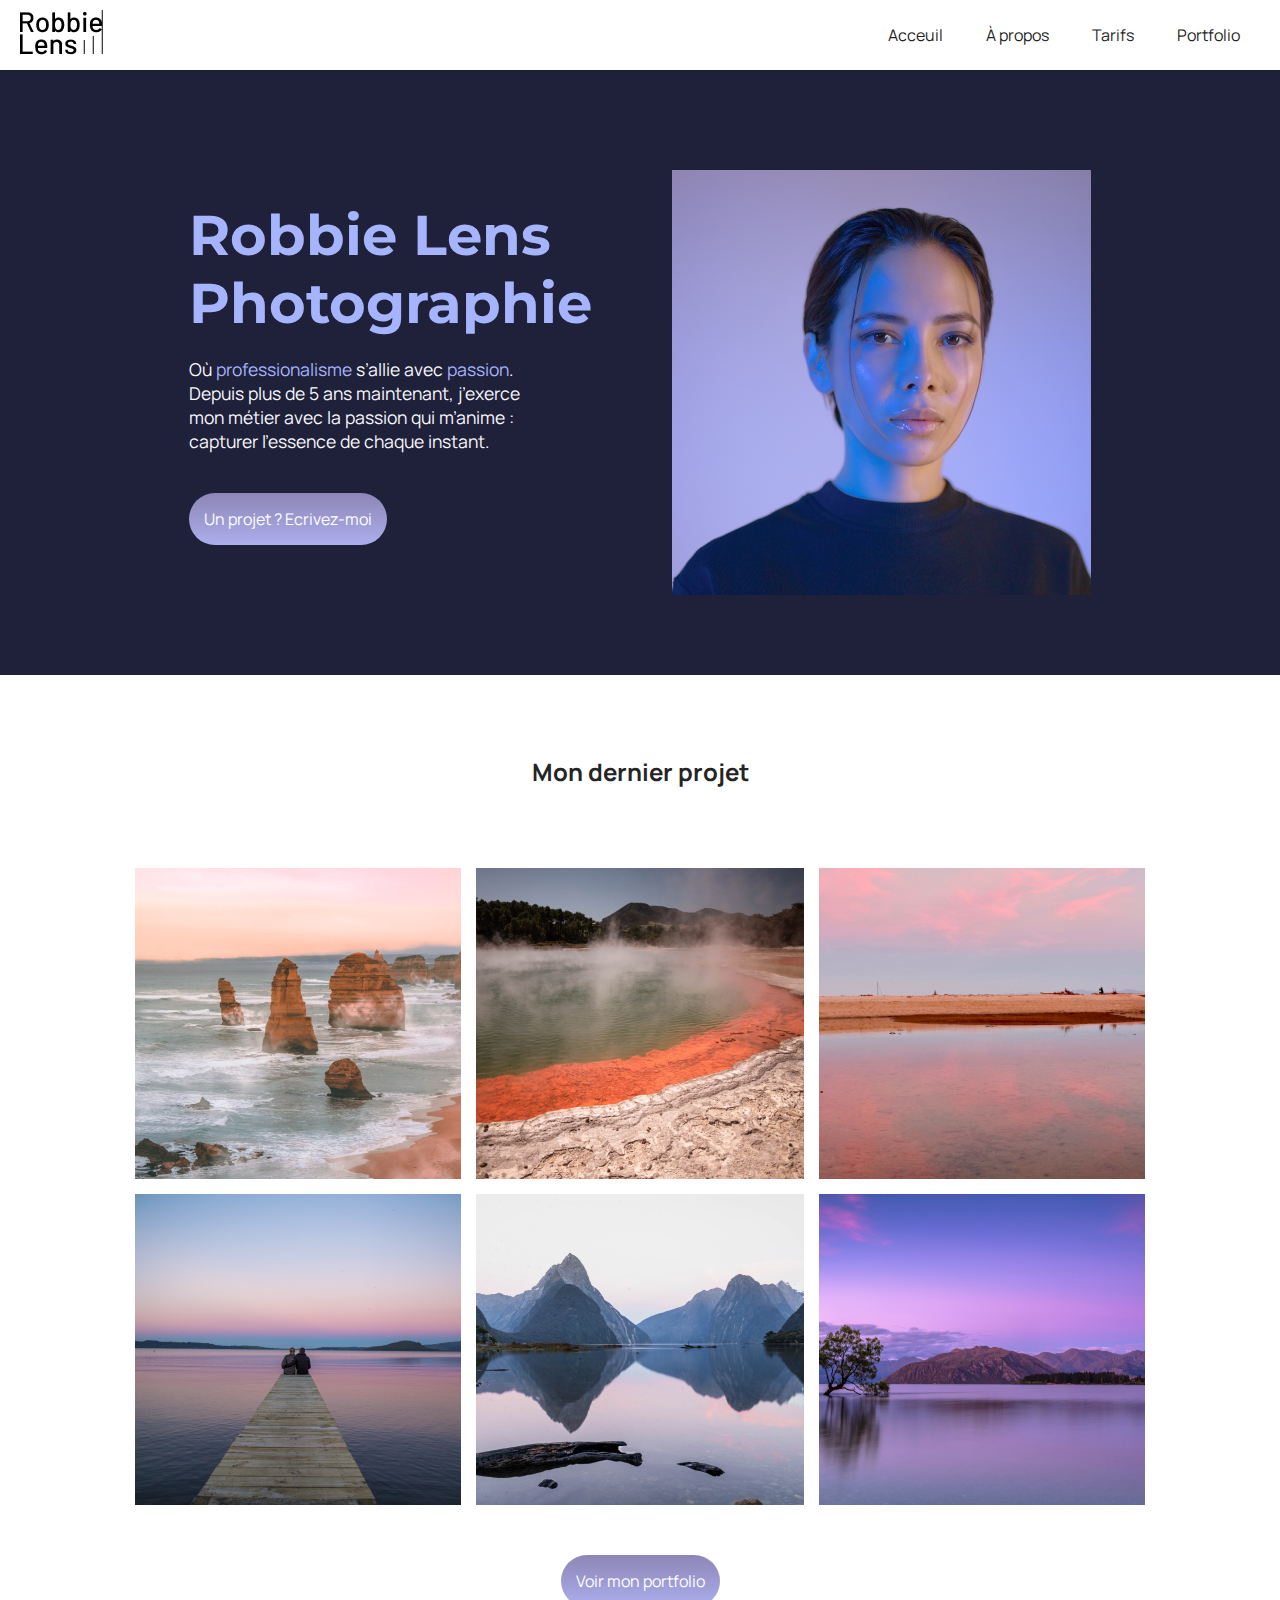
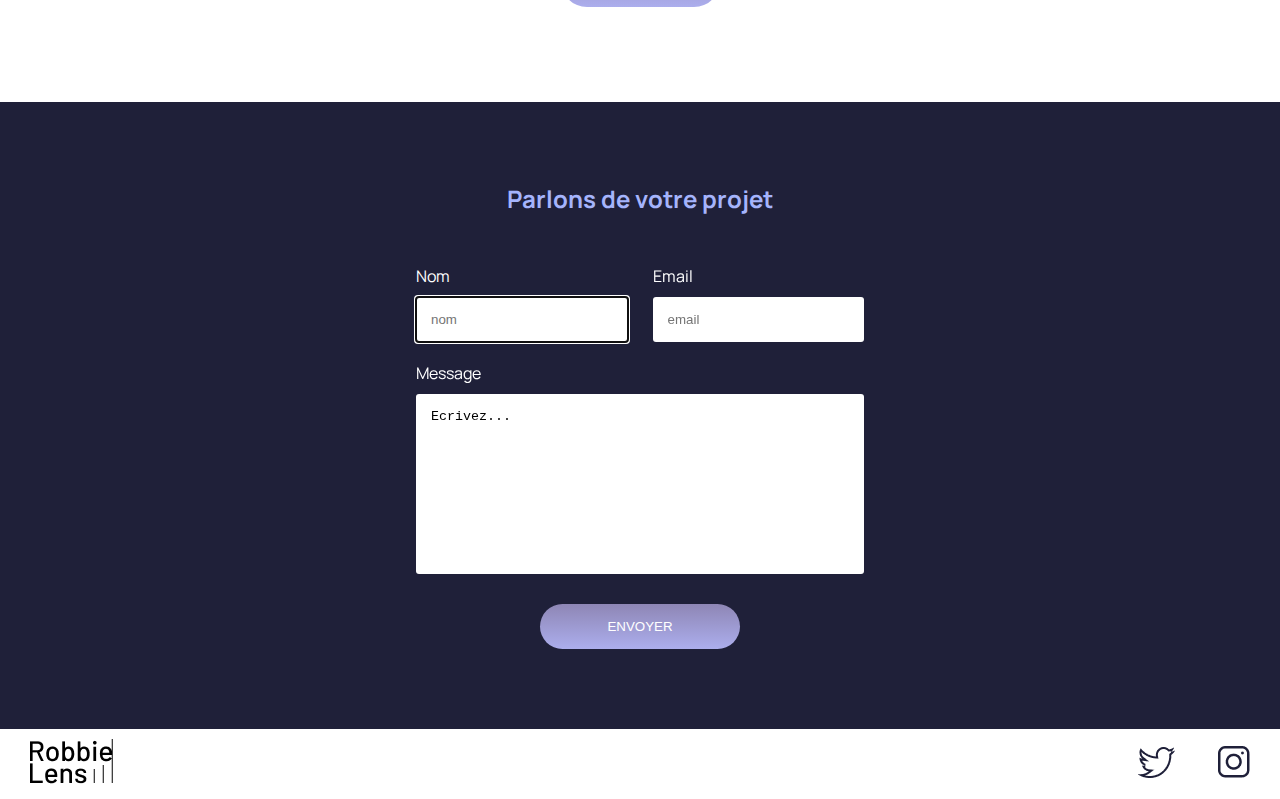
<file: index.html>
<!DOCTYPE html>
<html lang="fr">
  <head>
    <meta charset="UTF-8" />
    <meta name="viewport" content="width=device-width, initial-scale=1.0" />
    <title>Acceuil-Robbie Lens Photographie</title>
    <link href="styles/index.css" rel="stylesheet" />
    <link rel="stylesheet" href="styles/style.css" />
    <link rel="preconnect" href="https://fonts.googleapis.com" />
    <link rel="preconnect" href="https://fonts.gstatic.com" crossorigin />
    <link
      href="https://fonts.googleapis.com/css2?family=Montserrat:ital,wght@0,100..900;1,100..900&display=swap"
      rel="stylesheet"
    />
    <link rel="preconnect" href="https://fonts.googleapis.com" />
    <link rel="preconnect" href="https://fonts.gstatic.com" crossorigin />
    <link
      href="https://fonts.googleapis.com/css2?family=Manrope:wght@200..800&family=Montserrat:ital,wght@0,100..900;1,100..900&display=swap"
      rel="stylesheet"
    />
  </head>

  <body>
    <header>
      <nav>
        <a href="index.html">
          <img src="img/logo.png" alt="logo-Robbie-Lens" />
        </a>
        <div>
          <a href="index.html">Acceuil</a>
          <a href="a-propos.html">À propos</a>
          <a href="tarif.html">Tarifs</a>
          <a href="portfolio.html">Portfolio</a>
        </div>
      </nav>
    </header>

    <main>
      <section class="acceuil-introd">
        <div>
          <h1>Robbie Lens Photographie</h1>
          <p>
            Où <em>professionalisme</em> s’allie avec <em>passion</em>. <br />
            Depuis plus de 5 ans maintenant, j’exerce <br />
            mon métier avec la passion qui m’anime : <br />
            capturer l’essence de chaque instant.
          </p>
          <div>
            <a href="#contact" class="cta">Un projet ? Ecrivez-moi</a>
          </div>
        </div>
        <img
          src="img/robbie-lens.png"
          alt="robbie-lens"
          title="jolie n'est ce pas!"
        />
      </section>
      <!-- *****************************************section realisation******************************* -->
      <section class="acceuil-photos">
        <h2>Mon dernier projet</h2>
        <div>
          <img
            src="img/acceuil/element-1.png"
            alt="Twelve apostles - Australie"
          />
          <img
            src="img/acceuil/element-2.png"
            alt="Wai-O-Tapu - Nouvelle-Zélande"
          />
          <img
            src="img/acceuil/element-3.png"
            alt="Parc National d’Abel Tasman - Nouvelle-Zélande"
          />
        </div>
        <div>
          <img
            src="img/acceuil/element-4.png"
            alt="Lac Rotorua - Nouvelle-Zélande"
          />
          <img
            src="img/acceuil/element-5.png"
            alt="Milford Sound - Nouvelle-Zélande"
          />
          <img
            src="img/acceuil/element-6.png"
            alt="Lac Wanaka - Nouvelle-Zélande"
          />
        </div>
        <div>
          <a href="portfolio.html" class="cta">Voir mon portfolio</a>
        </div>
      </section>
      <!-- **************************************section contact******************************* -->
      <section id="contact" class="sect-contact">
        <h2>Parlons de votre projet</h2>
        <form action="" method="get">
          <div class="content-formulaire">
            <div class="form-nom">
              <label for="nom">Nom</label>
              <input
                type="text"
                name="nom"
                id="nom"
                placeholder="nom"
                required
                maxlength="25"
                autofocus
              />
            </div>
            <div class="form-email">
              <label for="email">Email</label>
              <input
                type="email"
                name="email"
                id="email"
                placeholder="email"
                required
              />
            </div>
          </div>
          <label for="message">Message</label>
          <textarea name="message" id="message" rows="10">Ecrivez...</textarea>
          <input type="submit" value="ENVOYER" class="cta" />
        </form>
      </section>
    </main>

    <footer>
      <a href="../index.html">
        <img src="../img/logo.png" alt="logo-Robbie-Lens" />
      </a>
      <div>
        <a href="https://twitter.com/" target="_blank" class="icon">
          <img src="../img/twitter.png" alt="logo_twitter" />
        </a>
        <a href="https://www.instagram.com" target="_blank" class="icon">
          <img src="../img/instagram.png" alt="logo_instagram" />
        </a>
      </div>
    </footer>
  </body>
</html>
</file>
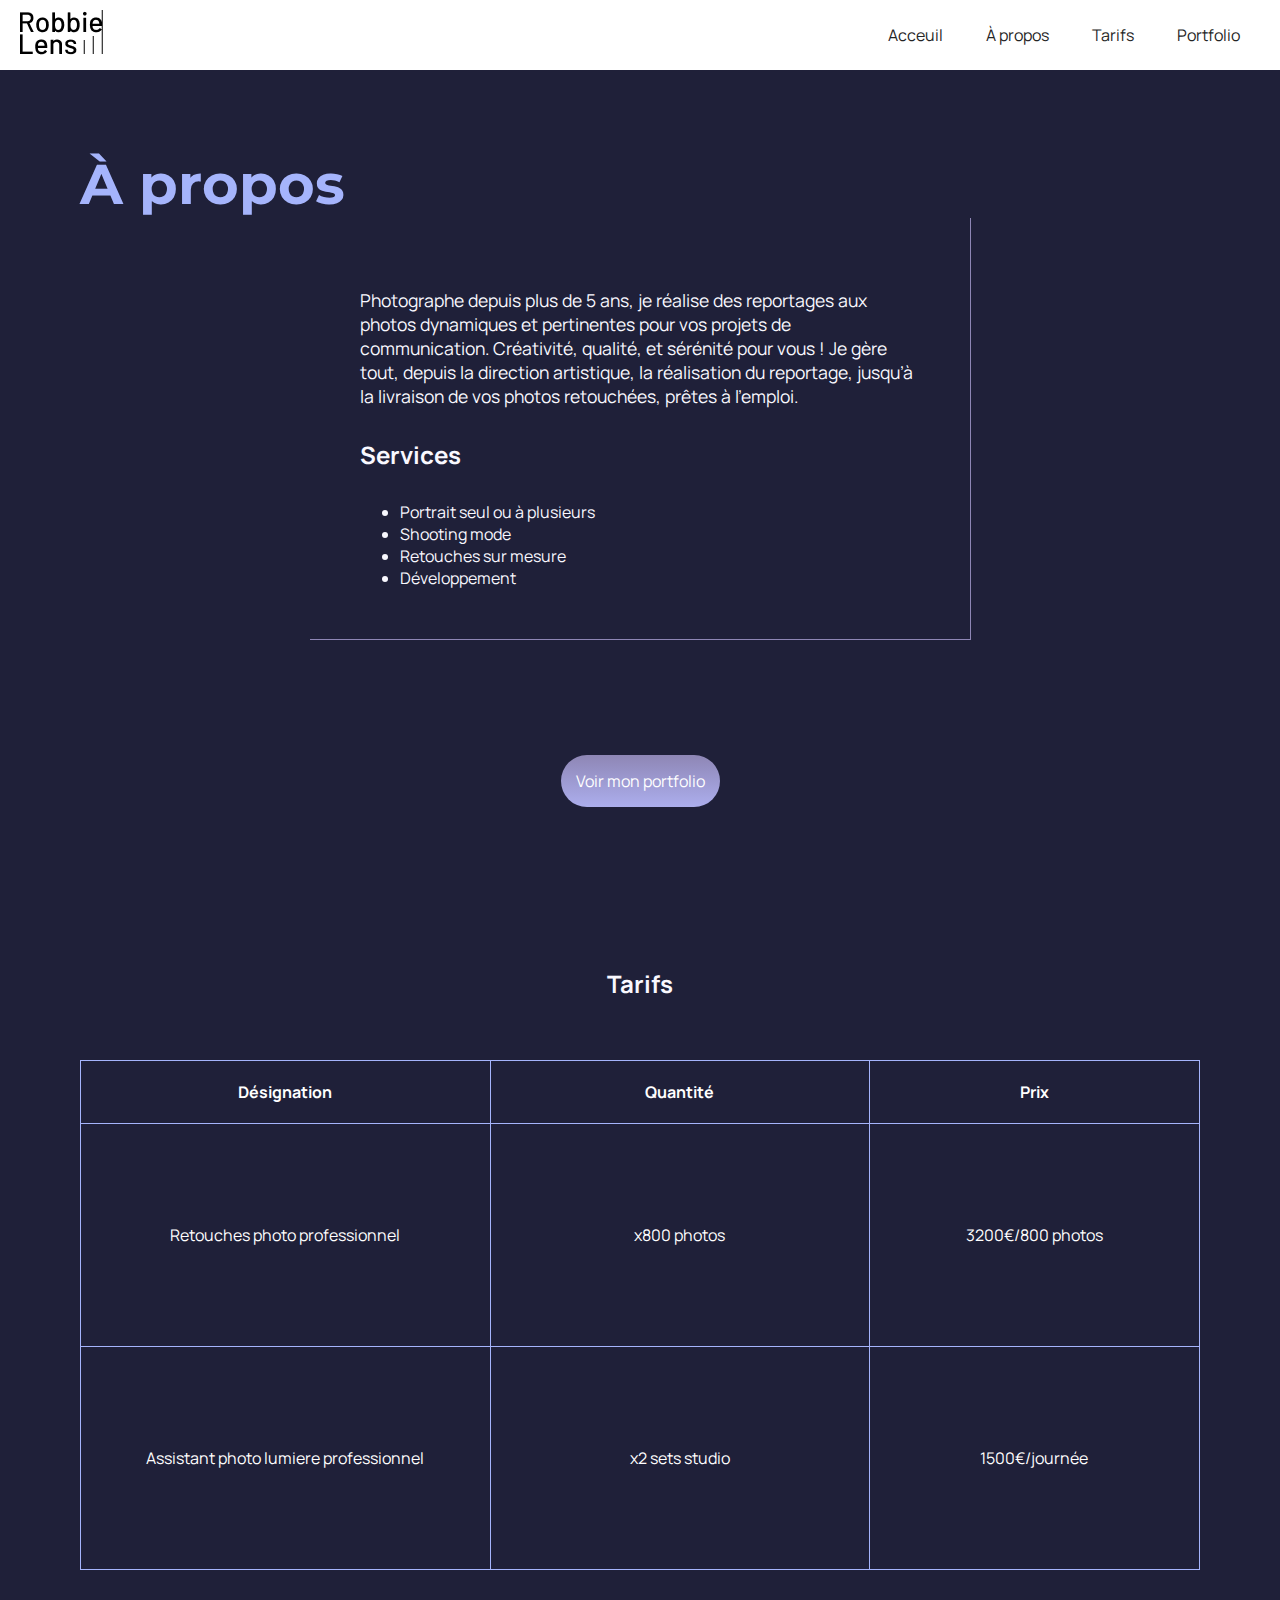
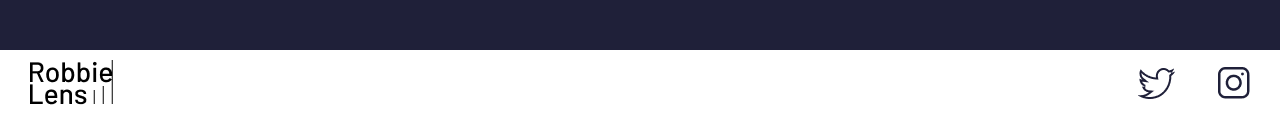
<file: a-propos.html>
<!DOCTYPE html>
<html lang="fr">
  <head>
    <meta charset="UTF-8" />
    <meta name="viewport" content="width=device-width, initial-scale=1.0" />
    <title>A propos - Robbie Lens</title>
    <link rel="stylesheet" href="styles/style.css" />
    <link rel="stylesheet" href="styles/a-propos.css">
    <link rel="preconnect" href="https://fonts.googleapis.com" />
    <link rel="preconnect" href="https://fonts.gstatic.com" crossorigin />
    <link
      href="https://fonts.googleapis.com/css2?family=Montserrat:ital,wght@0,100..900;1,100..900&display=swap"
      rel="stylesheet"
    />
    <link rel="preconnect" href="https://fonts.googleapis.com" />
    <link rel="preconnect" href="https://fonts.gstatic.com" crossorigin />
    <link
      href="https://fonts.googleapis.com/css2?family=Manrope:wght@200..800&family=Montserrat:ital,wght@0,100..900;1,100..900&display=swap"
      rel="stylesheet"
    />
  </head>

  <body>
    <header>
        <nav>    
            <a href="index.html" class="icon">
                <img src="img/logo.png" alt="logo-Robbie-Lens" />
            </a>
            <div>
              <a href="index.html">Acceuil</a>
              <a href="a-propos.html">À propos</a>
              <a href="tarif.html">Tarifs</a>
              <a href="portfolio.html">Portfolio</a>
            </div>
        </nav>
    </header>
   
    <main class="main-a-propos">
      <section>
        <h1>À propos </h1>
        <div class="content-a-propos">
          <p>
            Photographe depuis plus de 5 ans, je réalise des reportages aux photos
            dynamiques et pertinentes pour vos projets de communication.
            Créativité, qualité, et sérénité pour vous ! Je gère tout, depuis la
            direction artistique, la réalisation du reportage, jusqu’à la
            livraison de vos photos retouchées, prêtes à l’emploi.
          </p>
          <h2 class="st-service">Services</h2>
          <ul>
            <li>Portrait seul ou à plusieurs</li>
            <li>Shooting mode</li>
            <li>Retouches sur mesure</li>
            <li>Développement</li>
          </ul>
        </div>
        <div class="btn-portfolio">
          <a href="../portfolio.html" class="cta">Voir mon portfolio</a>
        </div>
      </section>
      <section class="Tarifs">
        <h2>Tarifs</h2>
        <div class="table">
          <table>
            <thead>
              <tr>
                <th>Désignation</th>
                <th>Quantité</th>
                <th>Prix</th>
              </tr>
            </thead>
            <tbody>
              <tr>
                <td>Retouches photo professionnel</td>
                <td>x800 photos</td>
                <td>3200€/800 photos</td>
              </tr>
              <tr>
                <td>Assistant photo lumiere professionnel</td>
                <td>x2 sets studio</td>
                <td>1500€/journée</td>
              </tr>
            </tbody>
          </table>
      </section>
        </div>
    </main>

    <footer>
        <a href="../index.html">
          <img src="../img/logo.png" alt="logo-Robbie-Lens" />
        </a>
        <div>
          <a href="https://twitter.com/" target="_blank" class="icon">
            <img src="../img/twitter.png" alt="logo_twitter" />
          </a>
          <a href="https://www.instagram.com" target="_blank" class="icon">
            <img src="../img/instagram.png" alt="logo_instagram" />
          </a>
        </div>
    </footer>
  </body>
</html>
</file>
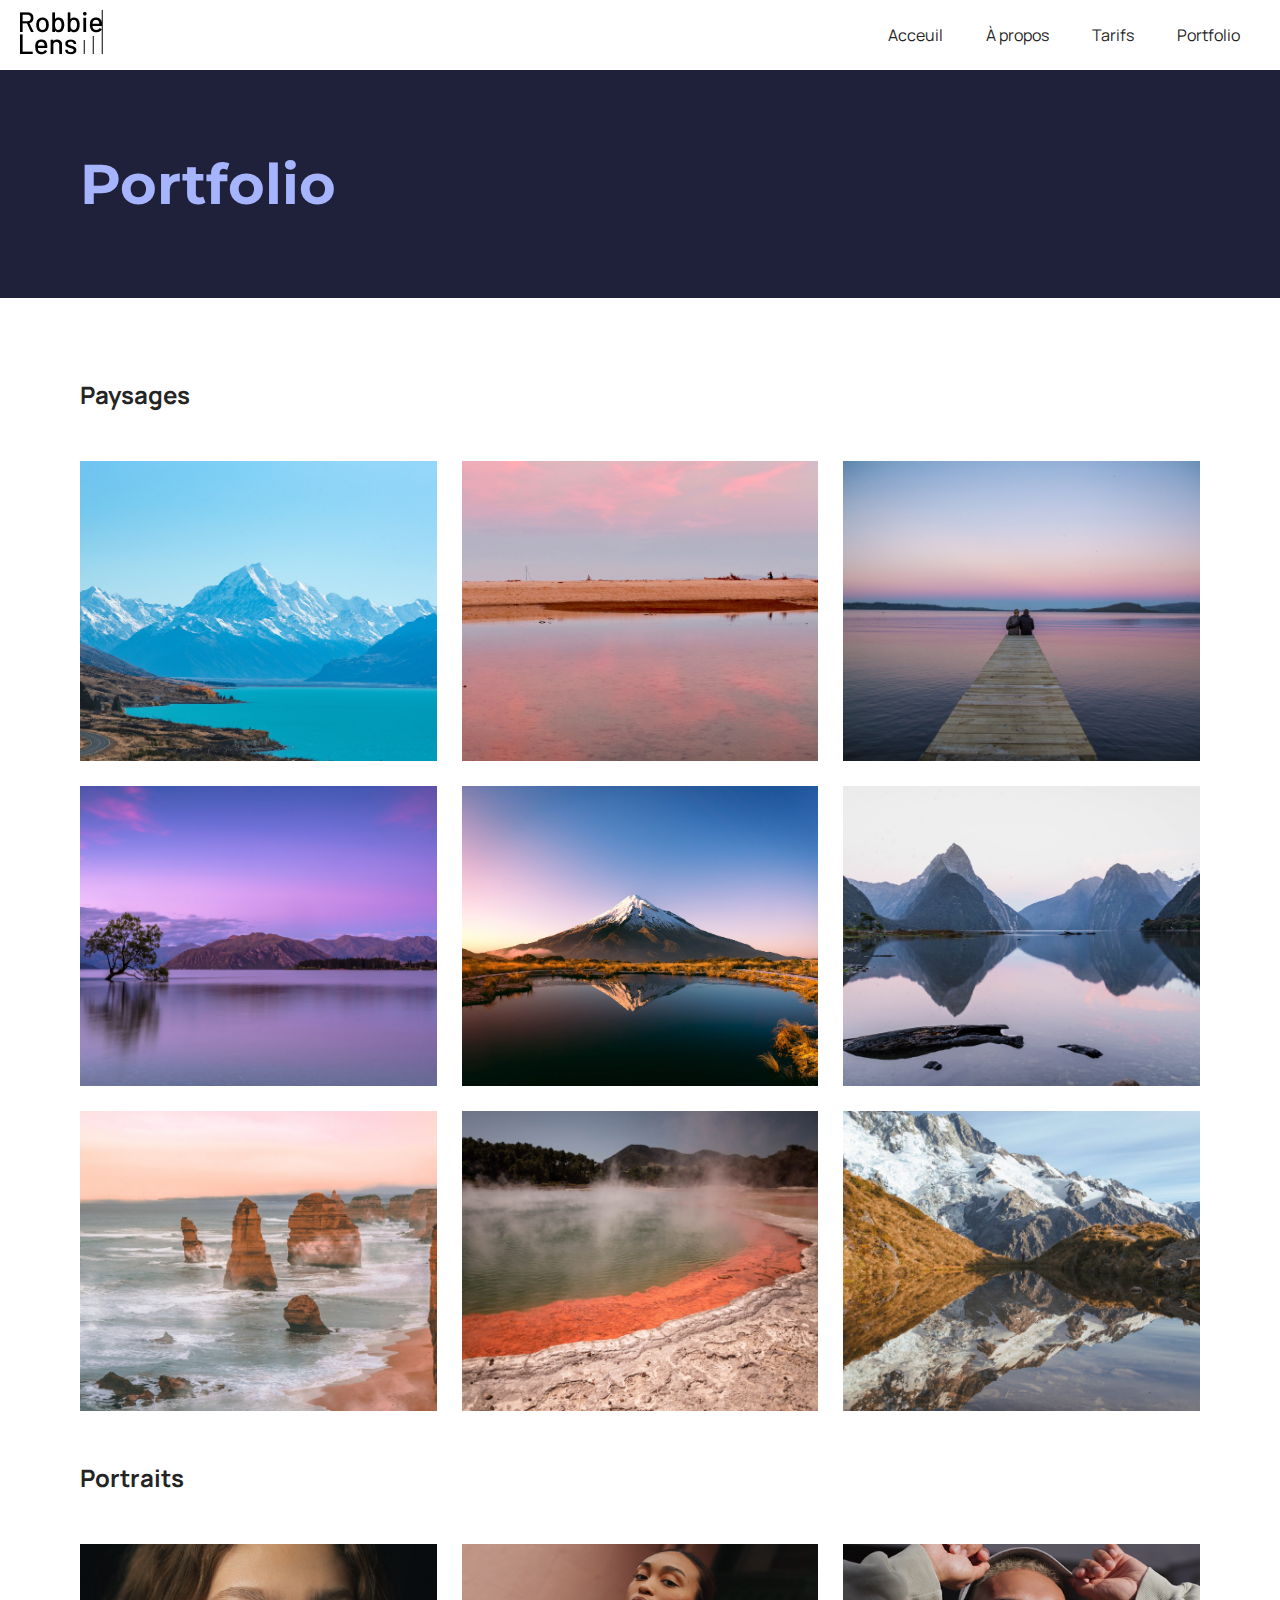
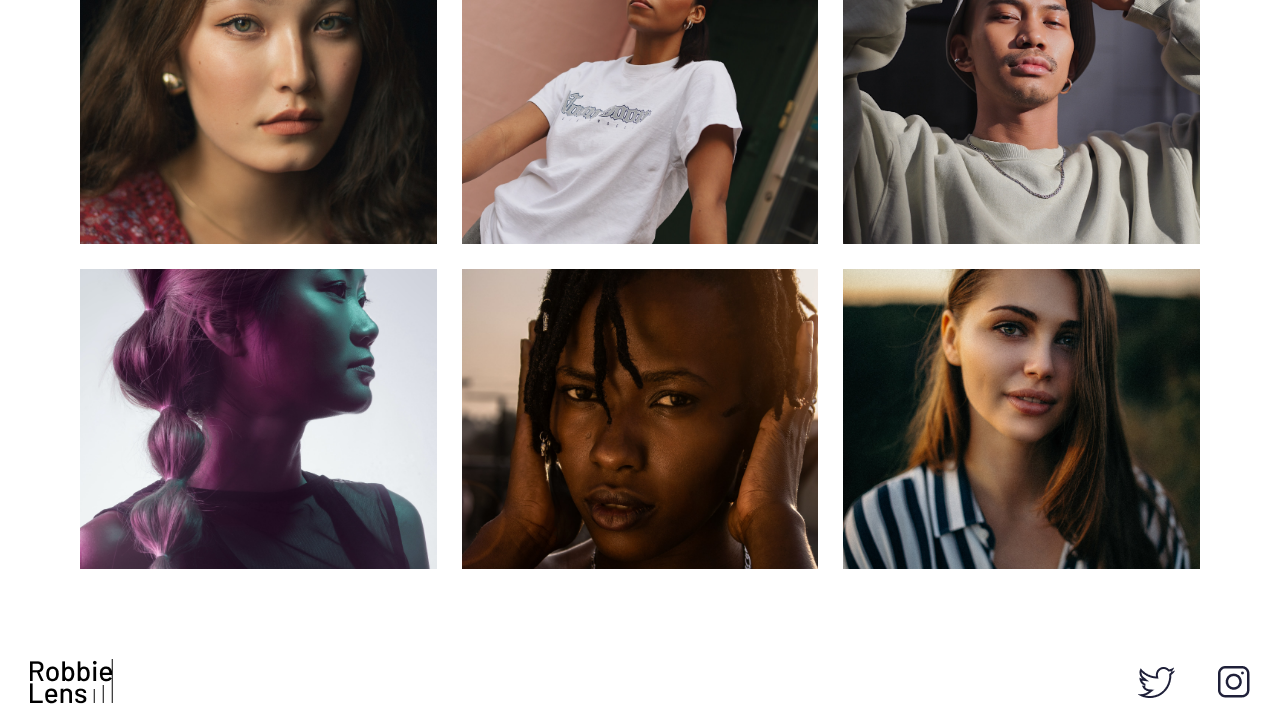
<file: portfolio.html>
<!DOCTYPE html>
<html lang="fr">
  <head>
    <meta charset="UTF-8" />
    <meta name="viewport" content="width=device-width, initial-scale=1.0" />
    <title>Portfolio - Robbie Lens Photographie</title>
    <link href="styles/style.css" rel="stylesheet" />
    <link rel="stylesheet" href="styles/portfolio.css" />
    <link rel="preconnect" href="https://fonts.googleapis.com" />
    <link rel="preconnect" href="https://fonts.gstatic.com" crossorigin />
    <link
      href="https://fonts.googleapis.com/css2?family=Montserrat:ital,wght@0,100..900;1,100..900&display=swap"
      rel="stylesheet"
    />
    <link rel="preconnect" href="https://fonts.googleapis.com" />
    <link rel="preconnect" href="https://fonts.gstatic.com" crossorigin />
    <link
      href="https://fonts.googleapis.com/css2?family=Manrope:wght@200..800&family=Montserrat:ital,wght@0,100..900;1,100..900&display=swap"
      rel="stylesheet"
    />
  </head>

  <body>
    <header>
      <nav>
        <a href="index.html">
          <img src="img/logo.png" alt="logo-Robbie-Lens" />
        </a>
        <div>
          <a href="index.html">Acceuil</a>
          <a href="a-propos.html">À propos</a>
          <a href="tarif.html">Tarifs</a>
          <a href="portfolio.html">Portfolio</a>
        </div>
      </nav>
    </header>

    <main>
      <section>
        <h1>Portfolio</h1>
      </section>
      <section class="portfolio-section-photos">
        <h2>Paysages</h2>
        <!--  *************************************grid Voyages************************************ -->
        <div class="grid-paysage">
          <a href="img/portfolio/paysage1.jpg" class="lien-conteneur-photo">
            <img
              src="img/portfolio/paysage1.jpg"
              alt="Mont Aoraki - Nouvelle-Zélande"
            />
            <div class="photo-hover">Voir la photo</div>
          </a>
          <a href="img/portfolio/paysage2.jpg" class="lien-conteneur-photo">
            <img
              src="img/portfolio/paysage2.jpg"
              alt="Parc National d’Abel Tasman - Nouvelle-Zélande"
            />
            <div class="photo-hover">Voir la photo</div>
          </a>
          <a href="img/portfolio/paysage3.jpg" class="lien-conteneur-photo">
            <img
              src="img/portfolio/paysage3.jpg"
              alt="Lac Rotorua - Nouvelle-Zélande"
            />
            <div class="photo-hover">Voir la photo</div>
          </a>
          <a href="img/portfolio/paysage4.jpg" class="lien-conteneur-photo">
            <img
              src="img/portfolio/paysage4.jpg"
              alt="Lac Wanaka - Nouvelle-Zélande"
            />
            <div class="photo-hover">Voir la photo</div>
          </a>
          <a href="img/portfolio/paysage5.jpg" class="lien-conteneur-photo">
            <img
              src="img/portfolio/paysage5.jpg"
              alt="Mont Taranaki - Nouvelle-Zélande"
            />
            <div class="photo-hover">Voir la photo</div>
          </a>
          <a href="img/portfolio/paysage6.jpg" class="lien-conteneur-photo">
            <img
              src="img/portfolio/paysage6.jpg"
              alt="Milford Sound - Nouvelle-Zélande"
            />
            <div class="photo-hover">Voir la photo</div>
          </a>
          <a href="img/portfolio/paysage7.jpg" class="lien-conteneur-photo">
            <img
              src="img/portfolio/paysage7.jpg"
              alt="Twelve Apostle - Australie"
            />
            <div class="photo-hover">Voir la photo</div>
          </a>
          <a href="img/portfolio/paysage8.jpg" class="lien-conteneur-photo">
            <img
              src="img/portfolio/paysage8.jpg"
              alt="Wai-O-Tapu - Nouvelle-Zélande"
            />
            <div class="photo-hover">Voir la photo</div>
          </a>
          <a href="img/portfolio/paysage9.jpg" class="lien-conteneur-photo">
            <img
              src="img/portfolio/paysage9.jpg"
              alt="Mont Cook - Nouvelle Zélande"
            />
            <div class="photo-hover">Voir la photo</div>
          </a>
        </div>
        <h2>Portraits</h2>
        <!-- *********************************grid Portraits************************************* -->
        <div class="grid-portrait">
          <a href="img/portfolio/portrait1.jpg" class="lien-conteneur-photo">
            <img
              src="img/portfolio/portrait1.jpg"
              alt="Portrait jeune femme 1"
            />
            <div class="photo-hover">Voir la photo</div>
          </a>
          <a href="img/portfolio/portrait2.jpg" class="lien-conteneur-photo">
            <img
              src="img/portfolio/portrait2.jpg"
              alt="Portrait jeune femme 2"
            />
            <div class="photo-hover">Voir la photo</div>
          </a>
          <a href="img/portfolio/portrait3.jpg" class="lien-conteneur-photo">
            <img
              src="img/portfolio/portrait3.jpg"
              alt="Portrait jeune femme 3"
            />
            <div class="photo-hover">Voir la photo</div>
          </a>
          <a href="img/portfolio/portrait4.jpg" class="lien-conteneur-photo">
            <img
              src="img/portfolio/portrait4.jpg"
              alt="Portrait jeune femme 4"
            />
            <div class="photo-hover">Voir la photo</div>
          </a>
          <a href="img/portfolio/portrait5.jpg" class="lien-conteneur-photo">
            <img
              src="img/portfolio/portrait5.jpg"
              alt="Portrait jeune femme 5"
            />
            <div class="photo-hover">Voir la photo</div>
          </a>
          <a href="img/portfolio/portrait6.jpg" class="lien-conteneur-photo">
            <img
              src="img/portfolio/portrait6.jpg"
              alt="Portrait jeune femme 6"
            />
            <div class="photo-hover">Voir la photo</div>
          </a>
        </div>
      </section>
    </main>

    <footer>
      <a href="../index.html">
        <img src="../img/logo.png" alt="logo-Robbie-Lens" />
      </a>
      <div>
        <a href="https://twitter.com/" target="_blank" class="icon">
          <img src="../img/twitter.png" alt="logo_twitter" />
        </a>
        <a href="https://www.instagram.com" target="_blank" class="icon">
          <img src="../img/instagram.png" alt="logo_instagram" />
        </a>
      </div>
    </footer>
  </body>
</html>
</file>
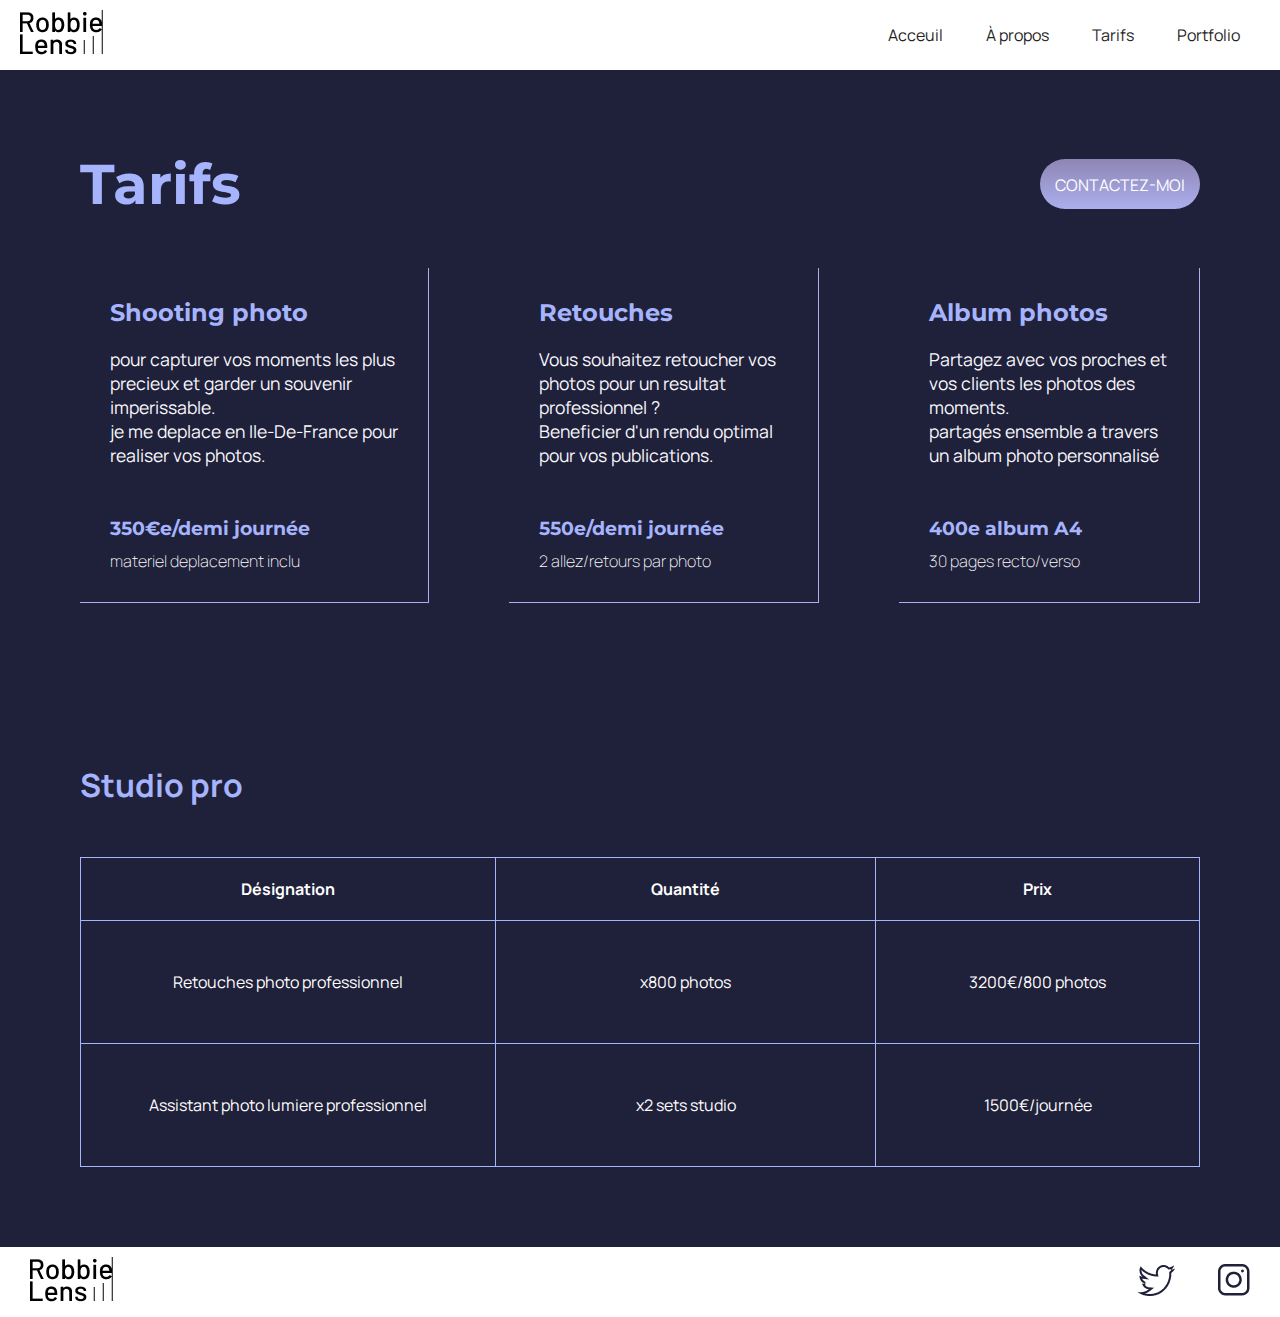
<file: tarif.html>
<!DOCTYPE html>
<html lang="fr">
<head>
    <meta charset="UTF-8">
    <meta name="viewport" content="width=device-width, initial-scale=1.0">
    <title>Tarifs</title>
    <link href="styles/tarif.css" rel="stylesheet" />
    <link rel="stylesheet" href="styles/style.css" />
    <link rel="preconnect" href="https://fonts.googleapis.com" />
    <link rel="preconnect" href="https://fonts.gstatic.com" crossorigin />
    <link
      href="https://fonts.googleapis.com/css2?family=Montserrat:ital,wght@0,100..900;1,100..900&display=swap"
      rel="stylesheet"
    />
    <link rel="preconnect" href="https://fonts.googleapis.com" />
    <link rel="preconnect" href="https://fonts.gstatic.com" crossorigin />
    <link
      href="https://fonts.googleapis.com/css2?family=Manrope:wght@200..800&family=Montserrat:ital,wght@0,100..900;1,100..900&display=swap"
      rel="stylesheet"
    />
</head>
<body>
    <header>
        <nav>
          <a href="index.html">
            <img src="img/logo.png" alt="logo-Robbie-Lens" />
          </a>
          <div>
            <a href="index.html">Acceuil</a>
            <a href="a-propos.html">À propos</a>
            <a href="tarif.html">Tarifs</a>
            <a href="portfolio.html">Portfolio</a>
          </div>
        </nav>
      </header>

      <main>
            <section>
                <div class="tarif-acceuil">
                    <h1>Tarifs</h1>
                    <a href="index.html" class="btn">CONTACTEZ-MOI</a>
                </div>
                <div class="tarifs-contents">
                    <div>
                        <h2>Shooting photo</h2>
                        <p>
                            pour capturer vos moments les plus precieux et garder un souvenir imperissable. <br>
                            je me deplace en Ile-De-France pour realiser vos photos.
                        </p>
                        <h3>350€e/demi journée</h3>
                        <h4>materiel deplacement inclu</h4>
                    </div>
                    <div>
                        <h2>Retouches</h2>
                        <p>
                            Vous souhaitez retoucher vos photos pour un resultat professionnel ? <br>
                            Beneficier d'un rendu optimal pour vos publications.
                        </p>
                        <h3>550e/demi journée</h3>
                        <h4>2 allez/retours par photo</h4>
                    </div>
                    <div>
                        <h2>Album photos</h2>
                        <p>
                            Partagez avec vos proches et vos clients les photos des moments. <br>
                            partagés ensemble a travers un album photo personnalisé
                        </p>
                        <h3>400e album A4</h3>
                        <h4>30 pages recto/verso</h4>
                    </div>
                </div>
                <div class="btn2">
                    <a href="index.html" class="cta">CONTACTEZ-MOI</a>
                </div>
            </section>
                
            <section class="Studio">
                <h2>Studio pro</h2>
                <div class="table">
                <table>
                    <thead>
                    <tr>
                        <th>Désignation</th>
                        <th>Quantité</th>
                        <th>Prix</th>
                    </tr>
                    </thead>
                    <tbody>
                    <tr>
                        <td>Retouches photo professionnel</td>
                        <td>x800 photos</td>
                        <td>3200€/800 photos</td>
                    </tr>
                    <tr>
                        <td>Assistant photo lumiere professionnel</td>
                        <td>x2 sets studio</td>
                        <td>1500€/journée</td>
                    </tr>
                    </tbody>
                </table>
            </section>
      </main>

      <footer>
        <a href="../index.html">
            <img src="../img/logo.png" alt="logo-Robbie-Lens" />
          </a>
          <div>
            <a href="https://twitter.com/" target="_blank" class="icon">
              <img src="../img/twitter.png" alt="logo_twitter" />
            </a>
            <a href="https://www.instagram.com" target="_blank" class="icon">
              <img src="../img/instagram.png" alt="logo_instagram" />
            </a>
          </div>
      </footer>
</body>
</html>
</file>
<file: styles/index.css>
.acceuil-introd{
    display: flex;
    flex-direction: row;
    width: 50%;
    align-items: center;
    justify-content: center;
    margin: auto;
    gap: 80px;
}
.acceuil-introd img{
    margin-top: 20px;
}
.acceuil-photos {
    background-color: white;
    padding: 80px;

  }
  .acceuil-photos h2 {
    color: #242424;
    text-align: center;
    margin-bottom: 80px;
  }
  
  .acceuil-photos div {
    display: flex;
    flex-direction: row;
    gap: 15px;
    justify-content: center;
    margin-bottom: 15px;
  }
  /* section contact */
  section.sect-contact h2{
    margin-bottom: 50px;
    text-align: center;
    color: #A5B4FC;
  }
  form {
    display: flex;
    flex-direction: column;
    width: 40%;
    margin: auto;
    color: white;
  }
  .content-formulaire {
    display: flex;
    flex-direction: row;
    gap: 25px;
  }
  .form-nom, .form-email {
    flex: 1;
    display: flex;
    flex-direction: column;
    margin-bottom: 20px;
  }
  input,
  textarea {
    padding: 15px;
    border-radius: 3px;
    border: none;
  }  
  label {
    margin-bottom: 10px;
  }
  textarea{
    resize: none;
  }
  input[type='submit'] {
    width: 200px;
    margin: auto;
    margin-top: 30px;
  }
  /* responsive */
  @media screen and (max-width:1115px){
    .acceuil-introd, form{
      max-width: 1000px;
    }
  }
@media screen and (max-width:996px) {
  .acceuil-introd{
    flex-direction: column-reverse;  
  }
  section.acceuil-photos div{
    flex-direction: column;
  }
  .sect-contact {
    padding: 50px 20px;
  }
  section.sect-contact form .cta{
    width: 150px;
  } 
  .content-formulaire {
    flex-direction: column;
    gap: 0;
  }
  .acceuil-introd img {
    width: 150%;
  }
 }
</file>
<file: styles/style.css>
/* style appliqué sur toute les autres pages */
*{
    margin: 0;
}
body {
    font-family: 'Manrope', sans-serif;
    font-size: 1em;
    background-color: #1F2039;
  }
  
a{
    color: #242424;
    text-decoration: none;
}
em{
    color: #A5B4FC;
    font-style: normal;
}
h1{
    font-size: 3.5em;
    color: #A5B4FC;
    font-family: "Montserrat", sans-serif;
}
p{
    font-size: 1.1em;
    color:#F9F8FF;
    margin-bottom: 5px;
    margin-top: 20px;
}
header, footer{
    background-color: white;
    padding: 20px , 50px , 20px , 50px;
}
 li, h2{
    color:#F9F8FF;
}
.cta{
    display: inline-block;
    background: linear-gradient(#8E86B5,#ACAEED);
    color: white;
    border-radius: 50px;
    padding: 15px;
    margin-top: 35px; 
    text-align: center;
    
}
a:hover{
    text-decoration: underline;
}
a[class="cta"]:hover{
    background: linear-gradient(#696484,#8788BA);
    text-decoration: none;
}
.icon{
    margin-right: 20px;
}
 .icon:hover{
    opacity: 0.5;
}
section{
    padding: 80px;
}
footer,
nav {
  display: flex;
  flex-direction: row;
  align-items: center;
  justify-content: space-between;
  padding: 10px;
}
nav a {
    margin-right: 30px;
    padding-left: 10px;
  }
footer a{
    margin-left: 20px;
  }
  /* responsive */
@media screen and (max-width:1200px) {
   h1{
    font-size: 2em;
   }
}
@media screen and (max-width: 996px) {
    header nav {
      flex-direction: column;
      align-items: center;
      justify-content: center;
    }
    header nav div{
        display: contents;
    }
    header nav div a{
        margin-top: 15px;
    }
    section{
        padding: 80px;
    }
}
</file>
<file: styles/a-propos.css>
.content-a-propos{
  border-right: 1px solid #8e86b5;
  border-bottom: 1px solid #8e86b5;
  padding: 50px;
  width: 50%;
  margin: auto;
  margin-bottom: 80px; 
}
.content-a-propos + div {
    text-align: center;
  }
.content-a-propos h2 {
    margin-top: 30px;
  }
  .content-a-propos ul {
    margin-top: 30px;
  }
.main-a-propos{
    margin: auto;
}
/* tableau */
section.Tarifs h2{
    text-align: center;
    margin-bottom: 60px;
}
table {
    color: white;
    text-align: center;
    width: 100%;
    border-collapse: collapse;
  }
   th {
    text-align: center;
    padding-top: 20px;
    padding-bottom: 20px;
    padding-left: 120px;
    padding-right: 120px;
    border: 1px solid #a5b4fc;
  }
  td{
    border: 1px solid #a5b4fc;
    text-align: center;
    padding-top: 100px;
    padding-bottom: 100px;
  }
  section.Tarifs .table{
    display: flex;
    flex-wrap: wrap;
    flex-direction: row;
    justify-content: center;
  }
    /* responsive */
@media screen and (max-width:996px) {
  section.Tarifs{
    display: none;
  }
}
</file>
<file: styles/portfolio.css>
.portfolio-section-photos {
    background-color: white;
  }
  
  .portfolio-section-photos h2 {
    color: #242424;
    margin-bottom: 50px;
  }
.grid-paysage{
    display: grid;
    grid-template-columns: 1fr 1fr 1fr;
    grid-template-rows: 300px 300px 300px;
    grid-gap: 25px;
    margin-bottom: 50px;
}
.grid-portrait{
    display: grid;
    grid-template-columns: 1fr 1fr 1fr;
    grid-template-rows: 300px 300px ;
    grid-gap: 25px;
}
.grid-paysage img ,
.grid-portrait img{
    height: 100%;
    width: 100%;
    object-fit: cover;
}
.lien-conteneur-photo{
    position: relative;
}
.photo-hover{
    position: absolute;
    top: 0;
    left: 0;
    right: 0;
    bottom: 0;
    display: flex;
    align-items: center;
    justify-content: center;
    font-size: 1.5em;
    color: white;
    background-color: rgba(0, 0, 0, 0.7);
    display: none;
}
.lien-conteneur-photo:hover .photo-hover {
    display: flex;
  }
    /* responsive */
  @media screen and (max-width:996px) {
    .grid-paysage {
        grid-template-columns: 1fr;
        gap: 15px;
      }
    
      .grid-portrait {
        grid-template-columns: 1fr;
        gap: 15px;
      }
}
</file>
<file: styles/tarif.css>
.tarifs-contents div h2 ,h3{
    color: #A5B4FC;
    font-family: "Montserrat", sans-serif;
}
h4{
    color: white;
    font-weight: lighter;
}
section div.tarif-acceuil{
    display: flex;
    flex-direction: row;
    justify-content: space-between;
    align-items: center;
    margin-bottom: 20px;
}
section div.tarif-acceuil a.btn{
    /* display: inline-block; */
    background: linear-gradient(#8E86B5,#ACAEED);
    color: white;
    text-align: center;
    text-decoration: none;
    height: 20px;
    border-radius: 50px;
    padding: 15px; 
    
} 
.tarifs-contents{
    display: flex;
    flex-direction: row;
    justify-content: center;
    justify-items: center;
    gap: 80px;
}
.tarifs-contents div{
    padding: 30px;
    border-right: 1px #ACAEED solid;
    border-bottom: 1px #ACAEED solid;
    margin-top: 30px;
    
}
.tarifs-contents div p{
    margin-top: 20px;
    margin-bottom: 50px;
}
.tarifs-contents div{
    color:#A5B4FC ;
}
section .btn2 a.cta{
    display: none;
}
.tarifs-contents div h4{
    margin-top: 10px;
}
/* tableau */
table {
    color: white;
    text-align: center;
    width: 100%;
    border-collapse: collapse;
  }
   th {
    text-align: center;
    padding-top: 20px;
    padding-bottom: 20px;
    padding-left: 100px;
    padding-right: 100px;
    border: 1px solid #a5b4fc;
  }
  td{
    border: 1px solid #a5b4fc;
    text-align: center;
    padding-top: 50px;
    padding-bottom: 50px;
  }
  section.Studio .table{
    display: flex;
    flex-wrap: wrap;
    flex-direction: row;
    justify-content: center;
  }
  section.Studio h2{
    margin-bottom: 50px;
    font-size: 2em;
    color:#A5B4FC ;
  }
/* responsive */
@media screen and (max-width:996px) {
    .tarifs-contents {
        display: block;
    }
    section.Studio{
        display: none;
    }
    section .tarif-acceuil{
        display: block;
        
    }
    section .tarif-acceuil a{
        display: none;
    }
    section .btn2 a.cta{
        display: block;
    }
}
</file>
